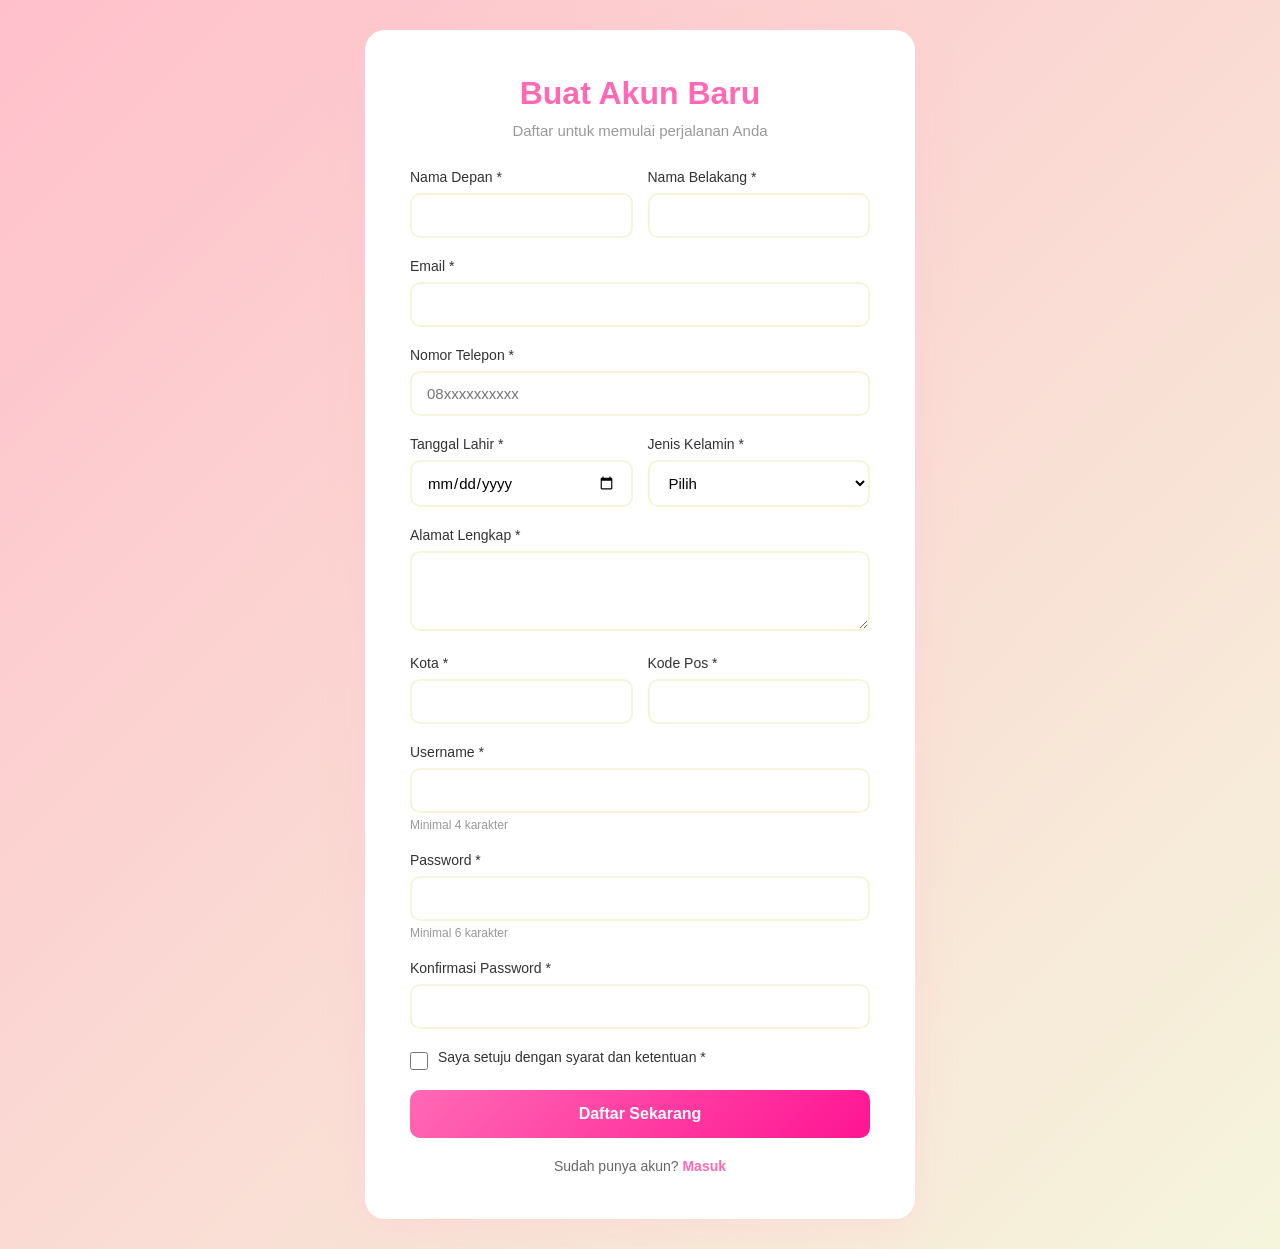
<file: Tugas - Registration Form/index.html>
<!DOCTYPE html>
<html lang="id">
<head>
    <meta charset="UTF-8">
    <meta name="viewport" content="width=device-width, initial-scale=1.0">
    <title>Registration Form</title>
    <link rel="stylesheet" href="style.css">
</head>
<body>
    <div class="container">
        <div class="form-card">
            <h1>Buat Akun Baru</h1>
            <p class="subtitle">Daftar untuk memulai perjalanan Anda</p>
            
            <form id="registrationForm">
                <div class="form-row">
                    <div class="form-group">
                        <label for="firstName">Nama Depan *</label>
                        <input type="text" id="firstName" name="firstName" required>
                    </div>
                    
                    <div class="form-group">
                        <label for="lastName">Nama Belakang *</label>
                        <input type="text" id="lastName" name="lastName" required>
                    </div>
                </div>
                
                <div class="form-group">
                    <label for="email">Email *</label>
                    <input type="email" id="email" name="email" required>
                </div>
                
                <div class="form-group">
                    <label for="phone">Nomor Telepon *</label>
                    <input type="tel" id="phone" name="phone" placeholder="08xxxxxxxxxx" required>
                </div>
                
                <div class="form-row">
                    <div class="form-group">
                        <label for="birthdate">Tanggal Lahir *</label>
                        <input type="date" id="birthdate" name="birthdate" required>
                    </div>
                    
                    <div class="form-group">
                        <label for="gender">Jenis Kelamin *</label>
                        <select id="gender" name="gender" required>
                            <option value="">Pilih</option>
                            <option value="Laki-laki">Laki-laki</option>
                            <option value="Perempuan">Perempuan</option>
                        </select>
                    </div>
                </div>
                
                <div class="form-group">
                    <label for="address">Alamat Lengkap *</label>
                    <textarea id="address" name="address" rows="3" required></textarea>
                </div>
                
                <div class="form-row">
                    <div class="form-group">
                        <label for="city">Kota *</label>
                        <input type="text" id="city" name="city" required>
                    </div>
                    
                    <div class="form-group">
                        <label for="postalCode">Kode Pos *</label>
                        <input type="text" id="postalCode" name="postalCode" maxlength="5" required>
                    </div>
                </div>
                
                <div class="form-group">
                    <label for="username">Username *</label>
                    <input type="text" id="username" name="username" minlength="4" required>
                    <small>Minimal 4 karakter</small>
                </div>
                
                <div class="form-group">
                    <label for="password">Password *</label>
                    <input type="password" id="password" name="password" required>
                    <small id="passwordHint">Minimal 6 karakter</small>
                </div>
                
                <div class="form-group">
                    <label for="confirmPassword">Konfirmasi Password *</label>
                    <input type="password" id="confirmPassword" name="confirmPassword" required>
                </div>
                
                <div class="checkbox-group">
                    <input type="checkbox" id="terms" required>
                    <label for="terms">Saya setuju dengan syarat dan ketentuan *</label>
                </div>
                
                <button type="submit" class="btn-submit">Daftar Sekarang</button>
                
                <p class="login-link">Sudah punya akun? <a href="#">Masuk</a></p>
            </form>
            
            <div id="message" class="message"></div>
        </div>
    </div>
    
    <script src="script.js"></script>
</body>
</html>
</file>
<file: Tugas - Registration Form/style.css>
* {
    margin: 0;
    padding: 0;
    box-sizing: border-box;
}

body {
    font-family: 'Segoe UI', Tahoma, Geneva, Verdana, sans-serif;
    background: linear-gradient(135deg, #ffc0cb 0%, #f5f5dc 100%);
    min-height: 100vh;
    display: flex;
    align-items: center;
    justify-content: center;
    padding: 30px 20px;
}

.container {
    width: 100%;
    max-width: 550px;
}

.form-card {
    background: white;
    padding: 45px;
    border-radius: 20px;
    box-shadow: 0 10px 40px rgba(255, 192, 203, 0.3);
}

h1 {
    color: #ff69b4;
    font-size: 32px;
    margin-bottom: 10px;
    text-align: center;
}

.subtitle {
    color: #999;
    text-align: center;
    margin-bottom: 30px;
    font-size: 15px;
}

.form-group {
    margin-bottom: 20px;
    flex: 1;
}

.form-row {
    display: flex;
    gap: 15px;
}

label {
    display: block;
    color: #333;
    margin-bottom: 8px;
    font-weight: 500;
    font-size: 14px;
}

input[type="text"],
input[type="email"],
input[type="tel"],
input[type="date"],
input[type="password"],
select,
textarea {
    width: 100%;
    padding: 12px 15px;
    border: 2px solid #f5f5dc;
    border-radius: 10px;
    font-size: 15px;
    font-family: inherit;
    transition: all 0.3s;
    background: white;
}

input[type="text"]:focus,
input[type="email"]:focus,
input[type="tel"]:focus,
input[type="date"]:focus,
input[type="password"]:focus,
select:focus,
textarea:focus {
    outline: none;
    border-color: #ff69b4;
}

select {
    cursor: pointer;
}

textarea {
    resize: vertical;
    min-height: 80px;
}

small {
    display: block;
    color: #999;
    font-size: 12px;
    margin-top: 5px;
}

.checkbox-group {
    display: flex;
    align-items: flex-start;
    margin-bottom: 20px;
}

.checkbox-group input[type="checkbox"] {
    margin-right: 10px;
    margin-top: 3px;
    width: 18px;
    height: 18px;
    cursor: pointer;
    flex-shrink: 0;
}

.checkbox-group label {
    margin-bottom: 0;
    font-weight: normal;
    font-size: 14px;
    cursor: pointer;
}

.btn-submit {
    width: 100%;
    padding: 15px;
    background: linear-gradient(135deg, #ff69b4, #ff1493);
    color: white;
    border: none;
    border-radius: 10px;
    font-size: 16px;
    font-weight: 600;
    cursor: pointer;
    transition: transform 0.2s, box-shadow 0.2s;
}

.btn-submit:hover {
    transform: translateY(-2px);
    box-shadow: 0 5px 20px rgba(255, 105, 180, 0.4);
}

.btn-submit:active {
    transform: translateY(0);
}

.login-link {
    text-align: center;
    margin-top: 20px;
    color: #666;
    font-size: 14px;
}

.login-link a {
    color: #ff69b4;
    text-decoration: none;
    font-weight: 600;
}

.login-link a:hover {
    text-decoration: underline;
}

.message {
    margin-top: 20px;
    padding: 15px;
    border-radius: 10px;
    text-align: center;
    font-size: 14px;
    display: none;
    animation: slideIn 0.3s ease;
}

@keyframes slideIn {
    from {
        opacity: 0;
        transform: translateY(-10px);
    }
    to {
        opacity: 1;
        transform: translateY(0);
    }
}

.message.success {
    background: #d4edda;
    color: #155724;
    border: 1px solid #c3e6cb;
    display: block;
}

.message.error {
    background: #f8d7da;
    color: #721c24;
    border: 1px solid #f5c6cb;
    display: block;
}

@media (max-width: 600px) {
    .form-card {
        padding: 30px 25px;
    }
    
    h1 {
        font-size: 26px;
    }
    
    .form-row {
        flex-direction: column;
        gap: 0;
    }
}

@media (max-width: 480px) {
    body {
        padding: 20px 10px;
    }
    
    .form-card {
        padding: 25px 20px;
    }
}
</file>
